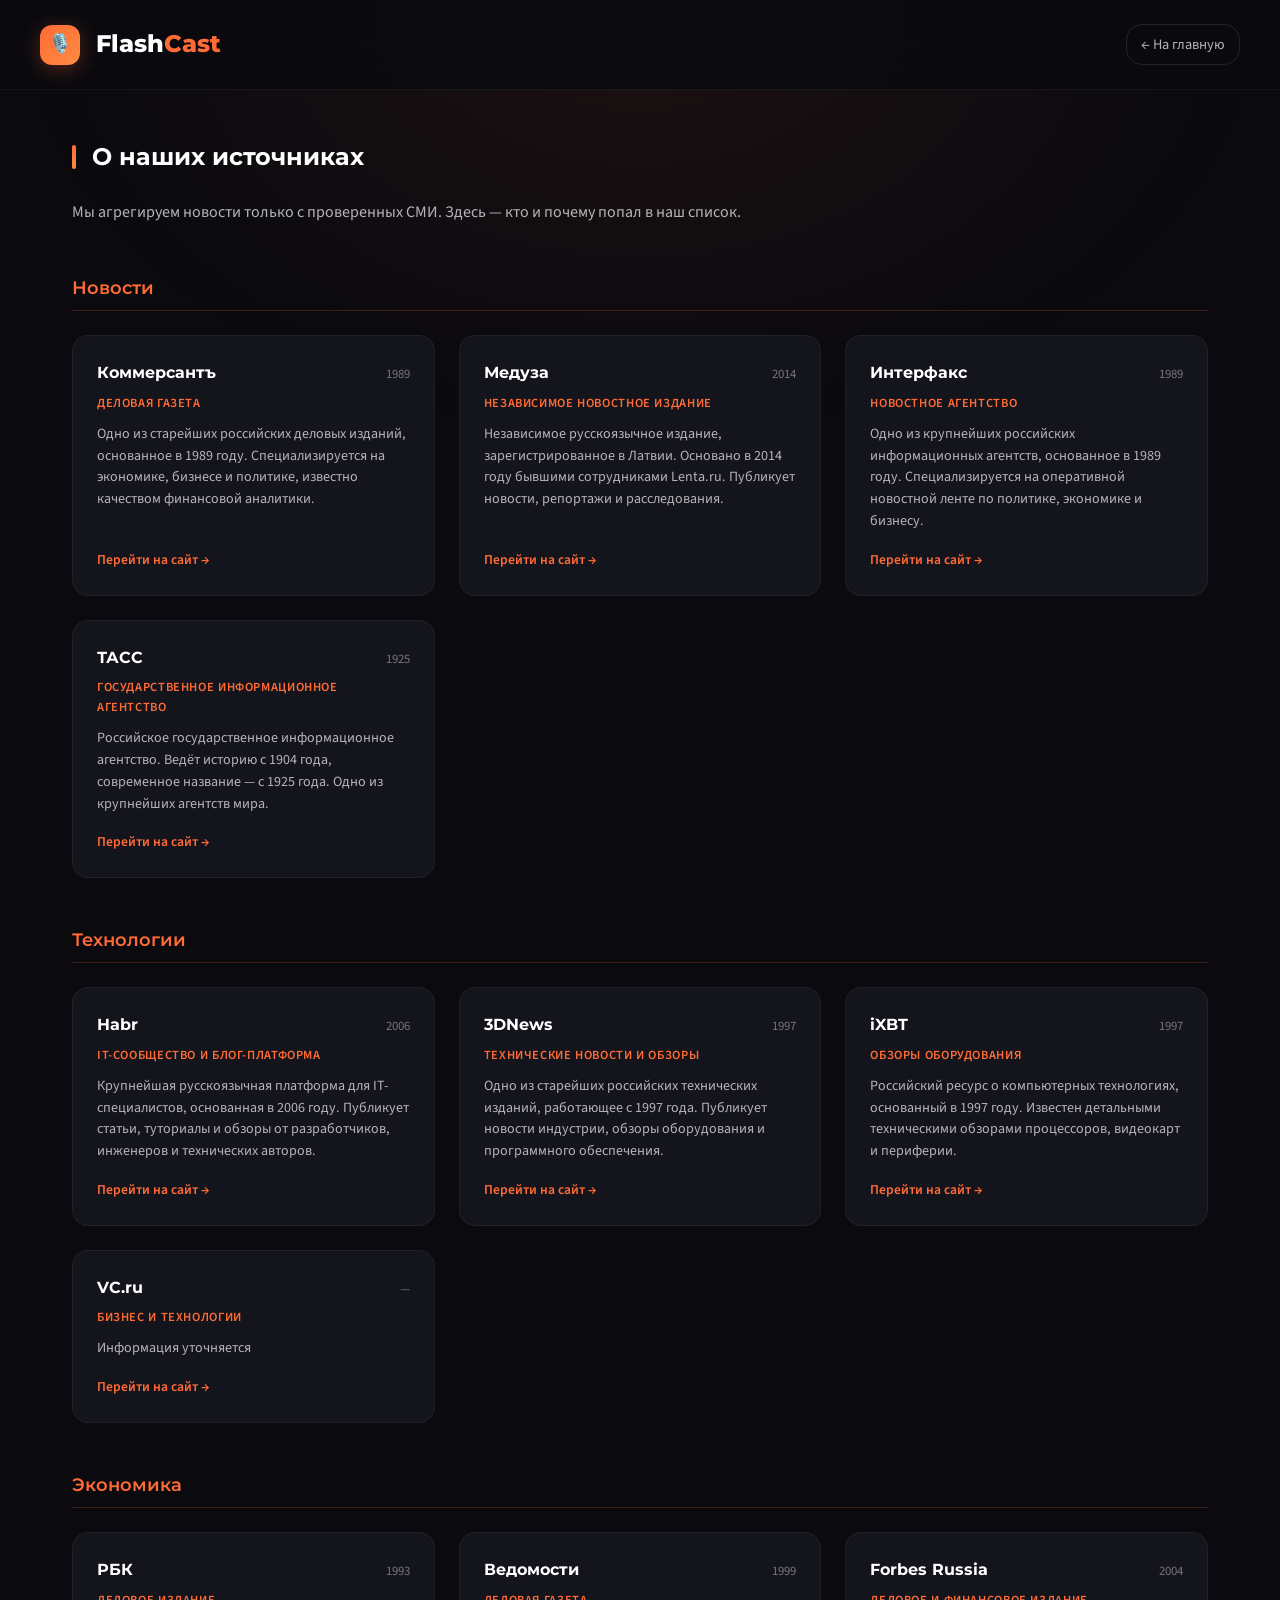
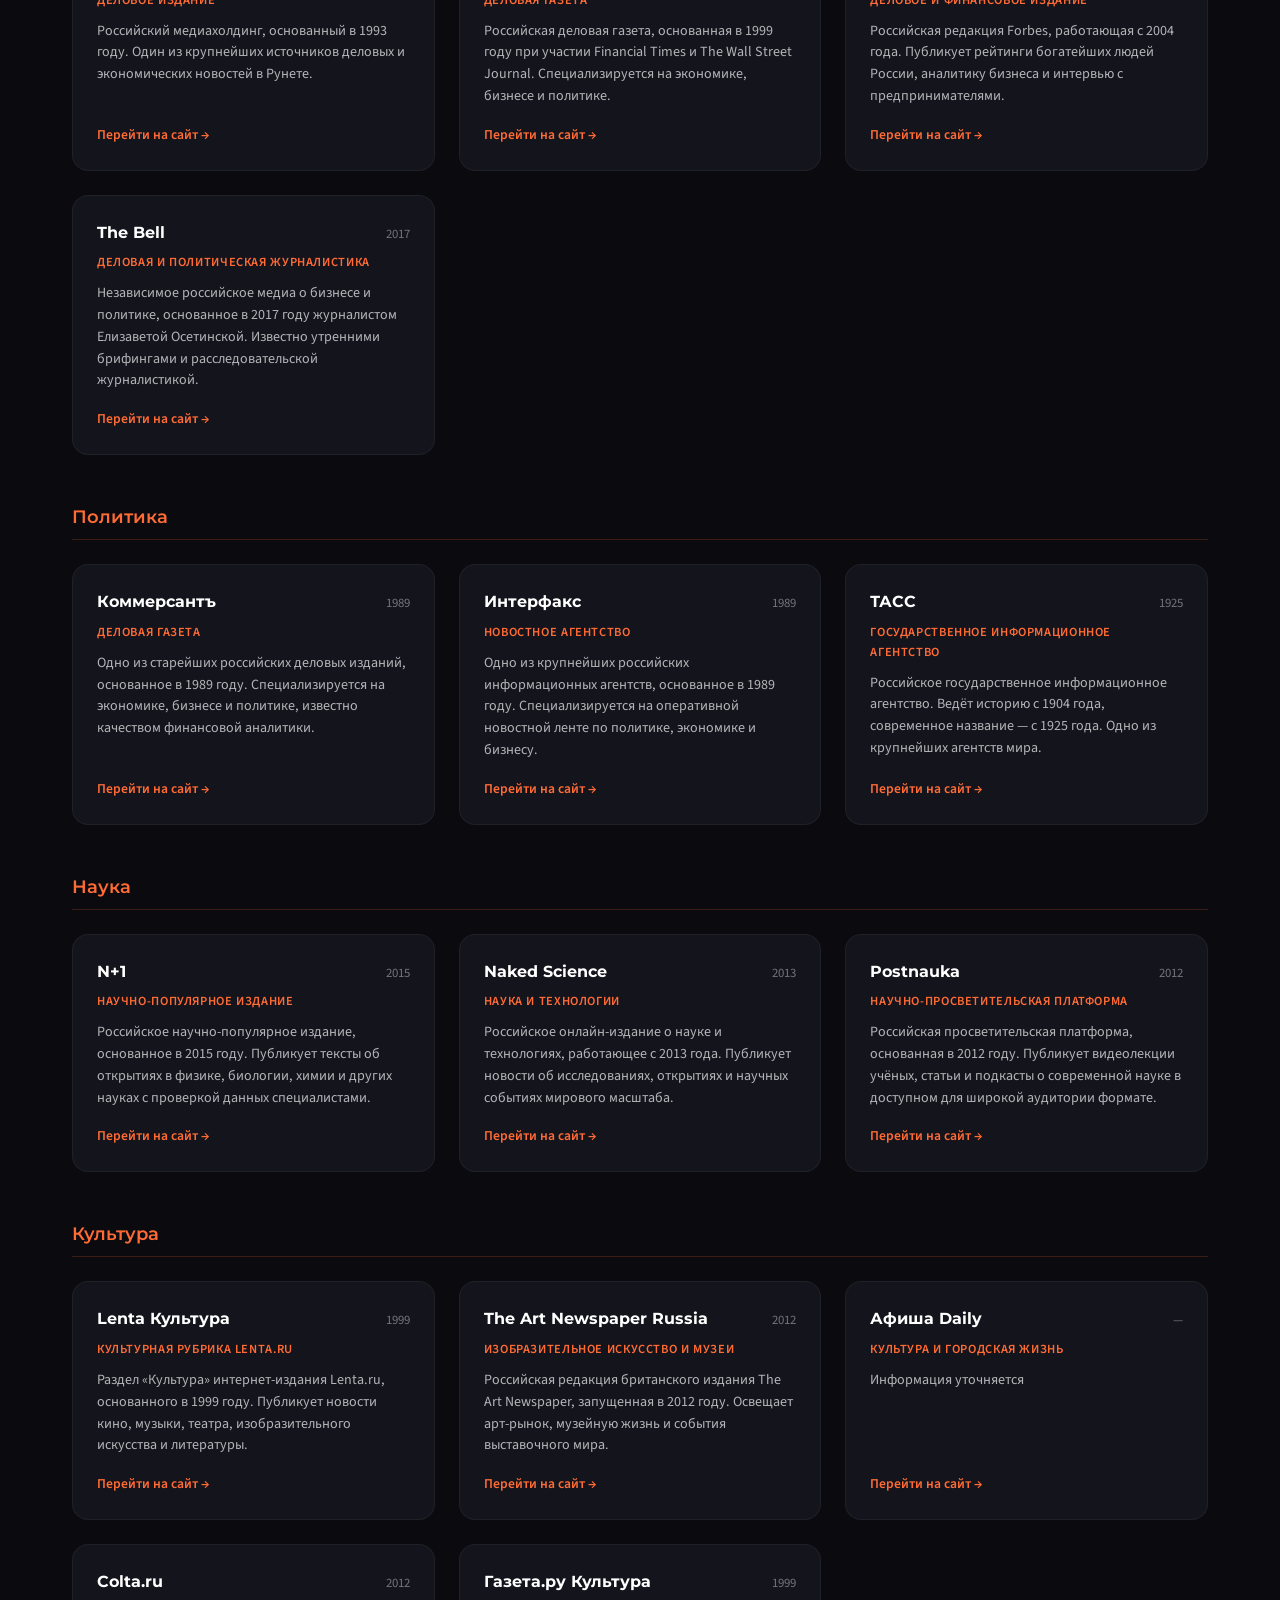
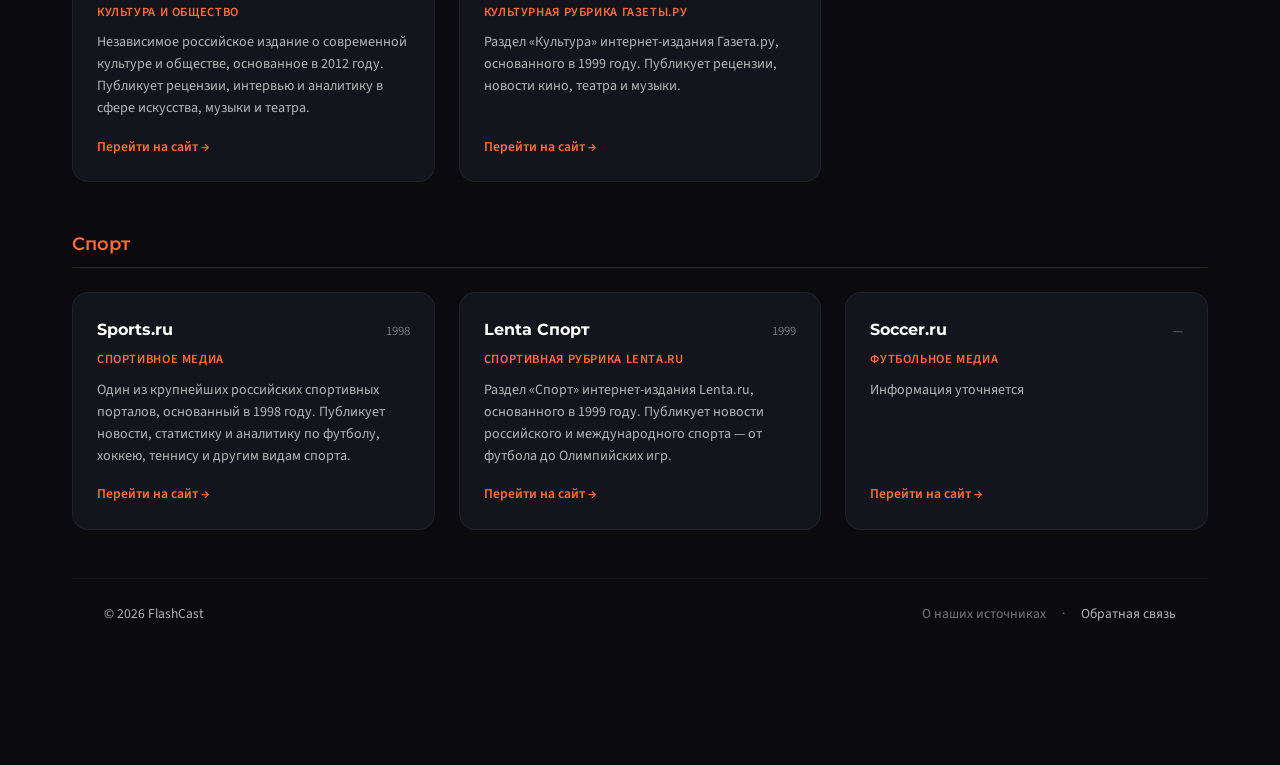
<file: about-sources.html>
<!DOCTYPE html>
<html lang="ru">
<head>
    <meta charset="UTF-8">
    <meta name="viewport" content="width=device-width, initial-scale=1.0, maximum-scale=1.0, user-scalable=no">
    <title>О наших источниках — FlashCast</title>
    <link rel="preconnect" href="https://fonts.googleapis.com">
    <link rel="preconnect" href="https://fonts.gstatic.com" crossorigin>
    <link href="https://fonts.googleapis.com/css2?family=Montserrat:wght@500;600;700;800&family=Source+Sans+3:wght@400;500;600&display=swap" rel="stylesheet">
    <link rel="stylesheet" href="styles.css">
</head>
<body>
    <header class="header">
        <div class="header__container">
            <a href="index.html" class="logo">
                <div class="logo__icon">🎙️</div>
                <div class="logo__text">Flash<span>Cast</span></div>
            </a>
            <a href="index.html" class="about-back-link">← На главную</a>
        </div>
    </header>

    <main class="main">
        <h1 class="section__title">О наших источниках</h1>
        <p class="about-page__subtitle">Мы агрегируем новости только с проверенных СМИ. Здесь — кто и почему попал в наш список.</p>
        <div class="about-groups" id="aboutGroups"></div>
        <div class="about-error" id="aboutError" style="display:none">Не удалось загрузить информацию об источниках</div>

        <footer class="site-footer">
            <div class="site-footer__container">
                <span class="site-footer__copy">© 2026 FlashCast</span>
                <div class="site-footer__links">
                    <span class="site-footer__current">О наших источниках</span>
                    <span class="site-footer__sep">·</span>
                    <a href="https://clck.ru/3Smh9b" target="_blank" rel="noopener" class="site-footer__link">Обратная связь</a>
                </div>
            </div>
        </footer>
    </main>

    <script>
(()=>{const t=localStorage.getItem('flashcast_theme')||'dark';document.documentElement.setAttribute('data-theme',t);})();
function renderGroups(sources, info) {
  let html = '';
  for (const [cat, srcList] of Object.entries(sources.categories)) {
    html += '<section class="about-group"><h2 class="about-group__title">' + cat + '</h2><div class="about-cards">';
    for (const name of srcList) {
      const d = info[name] || {};
      const isTodo = d.TODO === true;
      const year = isTodo ? '—' : (d.founded || '—');
      const desc = isTodo ? 'Информация уточняется' : (d.description || 'Информация уточняется');
      const specialty = d.specialty || '';
      const url = d.url || '';
      html += '<div class="about-source-card">'
        + '<div class="about-source-card__header">'
        + '<span class="about-source-card__name">' + name + '</span>'
        + '<span class="about-source-card__year">' + year + '</span>'
        + '</div>'
        + (specialty ? '<div class="about-source-card__specialty">' + specialty + '</div>' : '')
        + '<p class="about-source-card__desc">' + desc + '</p>'
        + (url ? '<a href="' + url + '" target="_blank" rel="noopener" class="about-source-card__link">Перейти на сайт →</a>' : '')
        + '</div>';
    }
    html += '</div></section>';
  }
  document.getElementById('aboutGroups').innerHTML = html;
}

Promise.all([
  fetch('data/sources.json').then(r => { if (!r.ok) throw new Error(); return r.json(); }),
  fetch('data/sources-info.json').then(r => { if (!r.ok) throw new Error(); return r.json(); })
]).then(([sources, info]) => {
  renderGroups(sources, info);
}).catch(() => {
  document.getElementById('aboutGroups').style.display = 'none';
  document.getElementById('aboutError').style.display = 'block';
});
    </script>
</body>
</html>
</file>
<file: styles.css>
:root,[data-theme="dark"]{--bg-primary:#0a0a0f;--bg-secondary:#14141c;--bg-tertiary:#1d1d28;--bg-player:#0d0d14;--bg-header:rgba(10,10,15,0.9);--accent-primary:#ff6b35;--accent-secondary:#ff8c42;--accent-yellow:#ffcc00;--accent-glow:rgba(255,107,53,0.30);--text-primary:#ffffff;--text-secondary:#b4b4b8;--text-muted:#74747a;--player-text-primary:#ffffff;--player-text-secondary:#b4b4b8;--player-text-muted:#74747a;--player-border:rgba(255,255,255,0.08);--surface-card:var(--bg-secondary);--surface-elev:var(--bg-tertiary);--border-subtle:rgba(255,255,255,0.06);--border-strong:rgba(255,255,255,0.12);--shadow-card:0 1px 0 rgba(255,255,255,.03) inset,0 8px 24px rgba(0,0,0,.45);--shadow-cta:0 8px 28px var(--accent-glow);--field-bg:#1a1a25}
[data-theme="light"]{--bg-primary:#f6f1e8;--bg-secondary:#ffffff;--bg-tertiary:#efe7d8;--bg-player:#1a1612;--bg-header:rgba(246,241,232,0.9);--accent-primary:#ed5a23;--accent-secondary:#ff7a3d;--accent-yellow:#e3a800;--accent-glow:rgba(237,90,35,0.18);--text-primary:#1c1611;--text-secondary:#6b5e4f;--text-muted:#a89a86;--player-text-primary:#ffffff;--player-text-secondary:#c4b8a8;--player-text-muted:#8c8278;--player-border:rgba(255,255,255,0.08);--surface-card:#ffffff;--surface-elev:#fffaf2;--border-subtle:rgba(28,22,17,0.06);--border-strong:rgba(28,22,17,0.12);--shadow-card:0 1px 2px rgba(28,22,17,.04),0 8px 24px rgba(28,22,17,.06);--shadow-cta:0 10px 28px rgba(237,90,35,0.22);--field-bg:#ffffff}
:root{--spacing-xs:0.5rem;--spacing-sm:1rem;--spacing-md:1.5rem;--spacing-lg:2rem;--spacing-xl:3rem;--radius-sm:8px;--radius-md:12px;--radius-lg:16px;--radius-xl:24px;--radius-full:50%;--transition-fast:0.2s ease;--transition-normal:0.3s ease}
*{margin:0;padding:0;box-sizing:border-box}html{scroll-behavior:smooth}body{font-family:'Source Sans 3',sans-serif;background:var(--bg-primary);color:var(--text-primary);min-height:100vh;line-height:1.6;overflow-x:hidden;padding-bottom:68px}body.player-open{overflow:hidden}body::before{content:'';position:fixed;top:0;left:0;right:0;height:50vh;background:radial-gradient(ellipse at top,rgba(255,107,53,0.08) 0%,transparent 70%);pointer-events:none;z-index:0}
.header{position:sticky;top:0;z-index:100;background:var(--bg-header);backdrop-filter:blur(20px);border-bottom:1px solid rgba(255,255,255,0.05);padding:var(--spacing-md) var(--spacing-lg)}.header__container{max-width:1200px;margin:0 auto;display:flex;align-items:center;justify-content:space-between}.logo{display:flex;align-items:center;gap:var(--spacing-sm);text-decoration:none;color:var(--text-primary)}.logo__icon{width:40px;height:40px;background:linear-gradient(135deg,var(--accent-primary),var(--accent-secondary));border-radius:var(--radius-md);display:flex;align-items:center;justify-content:center;font-size:1.2rem;box-shadow:0 4px 20px var(--accent-glow)}.logo__text{font-family:'Montserrat',sans-serif;font-weight:800;font-size:1.5rem}.logo__text span{color:var(--accent-primary)}.header__ai-btn{display:flex;align-items:center;gap:var(--spacing-xs);padding:10px 20px;background:linear-gradient(135deg,var(--accent-primary),var(--accent-secondary));border:none;border-radius:var(--radius-lg);color:#fff;font-family:'Montserrat',sans-serif;font-weight:600;font-size:0.9rem;cursor:pointer;transition:var(--transition-normal);box-shadow:0 4px 15px var(--accent-glow)}.header__ai-btn:hover{transform:translateY(-2px)}
.qr-banner{background:var(--bg-secondary);border:1px solid rgba(255,107,53,0.2);border-radius:var(--radius-lg);padding:1.5rem 2rem;margin-bottom:var(--spacing-lg);display:flex;align-items:center;gap:2rem}.qr-banner__qr{flex-shrink:0;background:#fff;border-radius:var(--radius-md);padding:8px;width:110px;height:110px}.qr-banner__qr img{width:100%;height:100%;display:block;object-fit:contain}.qr-banner__divider{width:1px;height:80px;background:rgba(255,255,255,0.08);flex-shrink:0}.qr-banner__text{flex:1}.qr-banner__title{font-family:'Montserrat',sans-serif;font-weight:700;font-size:1.1rem;margin-bottom:0.4rem;display:flex;align-items:center;gap:0.5rem}.qr-banner__title::before{content:'';display:inline-block;width:4px;height:18px;background:var(--accent-primary);border-radius:2px;flex-shrink:0}.qr-banner__desc{color:var(--text-secondary);font-size:0.9rem;margin-bottom:0.75rem;line-height:1.5}.qr-banner__link{display:inline-flex;align-items:center;gap:6px;color:var(--accent-primary);font-weight:600;font-size:0.95rem;text-decoration:none;transition:var(--transition-fast)}.qr-banner__link:hover{color:var(--accent-secondary);text-decoration:underline}.qr-banner__link svg{flex-shrink:0}
@media(max-width:600px){.qr-banner{flex-wrap:wrap;gap:1rem;padding:1.25rem}.qr-banner__divider{display:none}.qr-banner__qr{width:90px;height:90px}}
.main{max-width:1200px;margin:0 auto;padding:var(--spacing-xl) var(--spacing-lg);position:relative;z-index:1}.section__title{font-family:'Montserrat',sans-serif;font-weight:700;font-size:1.5rem;margin-bottom:var(--spacing-md);display:flex;align-items:center;gap:var(--spacing-sm)}.section__title::before{content:'';width:4px;height:24px;background:linear-gradient(to bottom,var(--accent-primary),var(--accent-secondary));border-radius:2px}
.type-chips{display:flex;gap:var(--spacing-xs);margin-bottom:var(--spacing-sm);flex-wrap:wrap}
.type-chip{padding:8px 16px;background:var(--bg-secondary);border:1px solid rgba(255,255,255,0.08);border-radius:var(--radius-lg);color:var(--text-secondary);font-family:'Source Sans 3',sans-serif;font-size:0.9rem;font-weight:500;cursor:pointer;transition:var(--transition-normal);white-space:nowrap;display:inline-flex;align-items:center}
.type-chip:hover:not(:disabled){border-color:var(--accent-primary);color:var(--text-primary)}
.type-chip.active{background:linear-gradient(135deg,var(--accent-primary),var(--accent-secondary));border-color:transparent;color:#fff;box-shadow:0 4px 15px var(--accent-glow)}
.type-chip--disabled{color:var(--text-muted);border-color:rgba(255,255,255,0.04);cursor:default;opacity:0.7}
.type-chip__soon{display:inline-block;padding:1px 6px;border-radius:8px;background:rgba(255,107,53,0.15);font-size:0.65rem;color:var(--accent-primary);margin-left:6px;font-weight:600}
.filters{display:flex;gap:var(--spacing-xs);margin-bottom:var(--spacing-lg);flex-wrap:wrap}.filter-btn{padding:8px 16px;background:var(--bg-secondary);border:1px solid rgba(255,255,255,0.08);border-radius:var(--radius-lg);color:var(--text-secondary);font-family:'Source Sans 3',sans-serif;font-size:0.9rem;font-weight:500;cursor:pointer;transition:var(--transition-normal);white-space:nowrap}.filter-btn:hover{border-color:var(--accent-primary);color:var(--text-primary)}.filter-btn.active{background:linear-gradient(135deg,var(--accent-primary),var(--accent-secondary));border-color:transparent;color:#fff;box-shadow:0 4px 15px var(--accent-glow)}
.podcasts-grid{display:grid;grid-template-columns:repeat(auto-fill,minmax(280px,1fr));gap:var(--spacing-md)}.podcast-card{background:var(--bg-secondary);border-radius:var(--radius-lg);overflow:hidden;cursor:pointer;transition:var(--transition-normal);border:1px solid rgba(255,255,255,0.05);animation:fadeInUp 0.5s ease forwards;opacity:0}.podcast-card:nth-child(1){animation-delay:0.05s}.podcast-card:nth-child(2){animation-delay:0.1s}.podcast-card:nth-child(3){animation-delay:0.15s}.podcast-card:nth-child(4){animation-delay:0.2s}.podcast-card:nth-child(5){animation-delay:0.25s}.podcast-card:nth-child(6){animation-delay:0.3s}.podcast-card:nth-child(7){animation-delay:0.35s}.podcast-card:nth-child(8){animation-delay:0.4s}@keyframes fadeInUp{from{opacity:0;transform:translateY(20px)}to{opacity:1;transform:translateY(0)}}.podcast-card:hover{transform:translateY(-4px);border-color:rgba(255,107,53,0.3);box-shadow:0 12px 40px rgba(0,0,0,0.4)}.podcast-card--featured{background:linear-gradient(135deg,var(--bg-secondary),var(--bg-tertiary));border:1px solid rgba(255,107,53,0.2)}.podcast-card--featured .podcast-card__tag{background:linear-gradient(135deg,var(--accent-primary),var(--accent-secondary));color:#fff}
.podcast-card__cover{position:relative;aspect-ratio:16/9;overflow:hidden;background:var(--bg-tertiary)}.podcast-card__image{width:100%;height:100%;object-fit:cover;transition:var(--transition-normal)}.podcast-card:hover .podcast-card__image{transform:scale(1.05)}.podcast-card__tag{position:absolute;top:var(--spacing-sm);left:var(--spacing-sm);background:rgba(0,0,0,0.7);backdrop-filter:blur(10px);padding:4px 10px;border-radius:var(--radius-sm);font-size:0.75rem;font-weight:600;text-transform:uppercase;color:var(--accent-secondary)}.podcast-card__duration{position:absolute;bottom:var(--spacing-sm);right:var(--spacing-sm);background:rgba(0,0,0,0.8);padding:4px 8px;border-radius:var(--radius-sm);font-size:0.8rem;color:var(--player-text-primary)}.podcast-card__play{position:absolute;top:50%;left:50%;transform:translate(-50%,-50%) scale(0.8);width:56px;height:56px;background:var(--accent-primary);border-radius:var(--radius-full);display:flex;align-items:center;justify-content:center;opacity:0;transition:var(--transition-normal);box-shadow:0 4px 20px var(--accent-glow)}.podcast-card:hover .podcast-card__play{opacity:1;transform:translate(-50%,-50%) scale(1)}.podcast-card__play svg{margin-left:3px}.podcast-card__info{padding:var(--spacing-md)}.podcast-card__title{font-family:'Montserrat',sans-serif;font-weight:600;font-size:1rem;line-height:1.4;margin-bottom:var(--spacing-xs);display:-webkit-box;-webkit-line-clamp:2;-webkit-box-orient:vertical;overflow:hidden}.podcast-card__meta{display:flex;align-items:center;gap:var(--spacing-sm);color:var(--text-secondary);font-size:0.85rem}
.fullscreen-player{position:fixed;top:0;left:0;right:0;bottom:0;background:var(--bg-player);color:var(--player-text-primary);z-index:2000;display:flex;flex-direction:column;transform:translateY(100%);transition:transform 0.4s cubic-bezier(0.16,1,0.3,1)}.fullscreen-player.active{transform:translateY(0)}.player-bg{position:absolute;top:0;left:0;right:0;bottom:0;background:radial-gradient(ellipse at center top,rgba(255,107,53,0.15) 0%,transparent 60%);pointer-events:none}.player-header{display:flex;align-items:center;justify-content:space-between;padding:var(--spacing-md) var(--spacing-lg);position:relative;z-index:1}.player-header__btn{width:44px;height:44px;background:rgba(255,255,255,0.1);border:none;border-radius:var(--radius-full);color:var(--player-text-primary);cursor:pointer;display:flex;align-items:center;justify-content:center}.player-header__btn:hover{background:rgba(255,255,255,0.2)}.player-header__title{font-family:'Montserrat',sans-serif;font-weight:600;font-size:1rem;color:var(--player-text-secondary)}.player-content{flex:1;display:flex;flex-direction:column;align-items:center;justify-content:center;padding:var(--spacing-lg);position:relative;z-index:1}.player-cover{width:100%;max-width:320px;aspect-ratio:1;border-radius:var(--radius-xl);overflow:hidden;box-shadow:0 20px 60px rgba(0,0,0,0.5);margin-bottom:var(--spacing-xl)}.player-cover__image{width:100%;height:100%;object-fit:cover}.player-track-info{text-align:center;width:100%;max-width:400px;margin-bottom:var(--spacing-lg)}.player-track-info__title{font-family:'Montserrat',sans-serif;font-weight:700;font-size:1.25rem;line-height:1.4;margin-bottom:var(--spacing-xs)}.player-track-info__category{color:var(--player-text-secondary);font-size:1rem}.player-progress{width:100%;max-width:400px;margin-bottom:var(--spacing-lg)}.player-progress__bar{width:100%;height:4px;background:var(--player-border);border-radius:2px;cursor:pointer;margin-bottom:var(--spacing-xs)}.player-progress__fill{height:100%;background:var(--player-text-primary);border-radius:2px;width:0%}.player-progress__time{display:flex;justify-content:space-between;font-size:0.8rem;color:var(--player-text-secondary)}.player-controls{display:flex;align-items:center;justify-content:center;gap:var(--spacing-md);margin-bottom:var(--spacing-lg)}.player-controls__btn{background:none;border:none;color:var(--player-text-primary);cursor:pointer;padding:var(--spacing-sm);border-radius:var(--radius-full);display:flex;align-items:center;justify-content:center}.player-controls__btn:hover{color:var(--accent-primary);transform:scale(1.1)}.player-controls__btn--main{width:72px;height:72px;background:var(--accent-yellow);color:var(--bg-primary);border-radius:var(--radius-full)}.player-controls__btn--main:hover{background:#ffe033;transform:scale(1.05)}.player-controls__btn--main svg{margin-left:3px}.player-actions{display:flex;align-items:center;justify-content:center;gap:var(--spacing-lg)}.player-actions__btn{background:rgba(255,255,255,0.1);border:1px solid rgba(255,255,255,0.1);color:var(--player-text-secondary);cursor:pointer;padding:var(--spacing-sm) var(--spacing-md);border-radius:var(--radius-lg);display:flex;align-items:center;justify-content:center;font-size:0.85rem}.player-actions__btn:hover{background:rgba(255,255,255,0.15);color:var(--player-text-primary)}.player-actions__btn.active{color:var(--accent-primary);border-color:var(--accent-primary)}
.mini-player{position:fixed;bottom:68px;left:0;right:0;background:var(--bg-player);color:var(--player-text-primary);backdrop-filter:blur(20px);border-top:1px solid var(--player-border);padding:var(--spacing-sm) var(--spacing-lg);z-index:1000;transform:translateY(calc(100% + 68px));transition:transform 0.4s cubic-bezier(0.16,1,0.3,1);cursor:pointer}.mini-player.active{transform:translateY(0)}.mini-player__container{max-width:1200px;margin:0 auto;display:flex;align-items:center;gap:var(--spacing-md)}.mini-player__track{display:flex;align-items:center;gap:var(--spacing-sm);flex:1;min-width:0}.mini-player__cover{width:48px;height:48px;border-radius:var(--radius-sm);object-fit:cover}.mini-player__info{overflow:hidden;min-width:0}.mini-player__title{font-weight:600;font-size:0.9rem;white-space:nowrap;overflow:hidden;text-overflow:ellipsis}.mini-player__category{color:var(--player-text-secondary);font-size:0.8rem}.mini-player__btn{background:none;border:none;color:var(--player-text-primary);cursor:pointer;padding:var(--spacing-xs);border-radius:var(--radius-full);display:flex;align-items:center;justify-content:center}.mini-player__btn--main{width:44px;height:44px;background:var(--accent-yellow);color:var(--bg-primary)}.mini-player__progress{position:absolute;top:0;left:0;right:0;height:3px;background:rgba(255,255,255,0.1)}.mini-player__progress-fill{height:100%;background:var(--accent-primary);width:0%}
.ai-chat{position:fixed;bottom:152px;right:20px;width:380px;max-width:calc(100vw - 40px);height:500px;max-height:70vh;background:var(--bg-secondary);border-radius:var(--radius-xl);border:1px solid rgba(255,255,255,0.1);box-shadow:0 20px 60px rgba(0,0,0,0.5);z-index:1500;display:flex;flex-direction:column;transform:translateY(20px) scale(0.95);opacity:0;visibility:hidden;transition:all 0.3s cubic-bezier(0.16,1,0.3,1)}.ai-chat.active{transform:translateY(0) scale(1);opacity:1;visibility:visible}.ai-chat__header{display:flex;align-items:center;justify-content:space-between;padding:var(--spacing-md);border-bottom:1px solid rgba(255,255,255,0.08)}.ai-chat__header-title{display:flex;align-items:center;gap:var(--spacing-xs);font-family:'Montserrat',sans-serif;font-weight:600}.ai-chat__header-title svg{color:var(--accent-primary)}.ai-chat__close{width:32px;height:32px;background:rgba(255,255,255,0.1);border:none;border-radius:var(--radius-full);color:var(--text-secondary);cursor:pointer;display:flex;align-items:center;justify-content:center}.ai-chat__close:hover{background:rgba(255,255,255,0.2);color:var(--text-primary)}.ai-chat__messages{flex:1;overflow-y:auto;padding:var(--spacing-md);display:flex;flex-direction:column;gap:var(--spacing-sm)}.ai-chat__message{max-width:85%;padding:var(--spacing-sm) var(--spacing-md);border-radius:var(--radius-lg);font-size:0.9rem;line-height:1.5}.ai-chat__message--bot{background:var(--bg-tertiary);align-self:flex-start;border-bottom-left-radius:4px}.ai-chat__message--user{background:linear-gradient(135deg,var(--accent-primary),var(--accent-secondary));align-self:flex-end;border-bottom-right-radius:4px}.ai-chat__message--result{background:var(--bg-tertiary);border:1px solid rgba(255,107,53,0.3);cursor:pointer}.ai-chat__message--result:hover{border-color:var(--accent-primary)}.ai-chat__result-title{font-weight:600;margin-bottom:4px}.ai-chat__result-meta{font-size:0.8rem;color:var(--text-secondary)}.ai-chat__input-area{display:flex;gap:var(--spacing-xs);padding:var(--spacing-md);border-top:1px solid rgba(255,255,255,0.08)}.ai-chat__input{flex:1;padding:var(--spacing-sm) var(--spacing-md);background:var(--bg-tertiary);border:1px solid rgba(255,255,255,0.08);border-radius:var(--radius-lg);color:var(--text-primary);font-family:inherit;font-size:0.9rem;outline:none}.ai-chat__input:focus{border-color:var(--accent-primary)}.ai-chat__input::placeholder{color:var(--text-muted)}.ai-chat__send{width:44px;height:44px;background:linear-gradient(135deg,var(--accent-primary),var(--accent-secondary));border:none;border-radius:var(--radius-full);color:#fff;cursor:pointer;display:flex;align-items:center;justify-content:center}.ai-chat__send:hover{transform:scale(1.05)}
@media(max-width:768px){:root{--spacing-lg:1.5rem;--spacing-xl:2rem}.header{padding:var(--spacing-sm) var(--spacing-md)}.header__ai-btn span{display:none}.header__ai-btn{padding:10px}.logo__text{font-size:1.3rem}.main{padding:var(--spacing-lg) var(--spacing-md)}.filters{flex-wrap:nowrap;overflow-x:auto;scrollbar-width:none;margin:0 calc(-1 * var(--spacing-md)) var(--spacing-lg);padding:0 var(--spacing-md)}.filters::-webkit-scrollbar{display:none}.podcasts-grid{grid-template-columns:repeat(2,1fr);gap:var(--spacing-sm)}.podcast-card__info{padding:var(--spacing-sm)}.podcast-card__title{font-size:0.9rem}.ai-chat{bottom:140px;right:10px;left:10px;width:auto;height:60vh}.player-cover{max-width:250px}.player-controls__btn--main{width:64px;height:64px}}@media(max-width:480px){.podcasts-grid{grid-template-columns:1fr}.ai-chat{height:70vh}}.no-results{text-align:center;padding:var(--spacing-xl);color:var(--text-secondary);display:none}.no-results.visible{display:block}
.podcasts-counter{font-size:0.82rem;color:var(--text-secondary);margin-bottom:var(--spacing-sm);min-height:1.2em}
.flow-empty-hint{color:var(--text-secondary);text-align:center;padding:var(--spacing-xl) 0}
.podcast-card__sources{display:block;color:var(--text-secondary);font-size:0.78rem;margin-top:4px;white-space:nowrap;overflow:hidden;text-overflow:ellipsis}
.sources-section{margin-top:var(--spacing-xl);padding-top:var(--spacing-xl);border-top:1px solid rgba(255,255,255,0.06)}
[data-screen="sources"] .sources-section{margin-top:0;border-top:none;padding-top:0}
.sources-section__subtitle{color:var(--text-secondary);font-size:0.9rem;margin-bottom:var(--spacing-md);line-height:1.5}
.sources-section__topbar{display:flex;align-items:center;justify-content:flex-end;gap:var(--spacing-md);margin-bottom:var(--spacing-md);flex-wrap:wrap}
.sources-about-link{color:var(--accent-primary);text-decoration:none;font-size:0.9rem;transition:var(--transition-fast);white-space:nowrap}
.sources-about-link:hover{color:var(--accent-secondary);transform:translateX(2px)}
.sources-enable-all{padding:8px 16px;background:transparent;border:1px solid rgba(255,107,53,0.4);border-radius:var(--radius-lg);color:var(--accent-primary);font-family:'Source Sans 3',sans-serif;font-size:0.9rem;cursor:pointer;transition:var(--transition-fast)}
.sources-enable-all:hover{background:rgba(255,107,53,0.1)}
.sources-groups{display:grid;grid-template-columns:repeat(auto-fill,minmax(260px,1fr));gap:var(--spacing-md)}
.sources-group{background:var(--bg-secondary);border:1px solid rgba(255,255,255,0.05);border-radius:var(--radius-lg);padding:var(--spacing-md)}
.sources-group__title{font-family:'Montserrat',sans-serif;font-weight:600;font-size:0.8rem;text-transform:uppercase;color:var(--text-secondary);letter-spacing:0.06em;margin-bottom:var(--spacing-sm)}
.sources-group__list{display:flex;flex-direction:column;gap:0}
.source-row{display:flex;align-items:center;justify-content:space-between;padding:9px 0;border-bottom:1px solid rgba(255,255,255,0.04)}
.source-row:last-child{border-bottom:none}
.source-row__name{font-size:0.92rem;color:var(--text-primary)}
.source-toggle{position:relative;display:inline-block;width:44px;height:24px;flex-shrink:0}
.source-toggle input{opacity:0;width:0;height:0;position:absolute}
.source-toggle__slider{position:absolute;cursor:pointer;inset:0;background:var(--bg-primary);border:1.5px solid rgba(255,255,255,0.15);border-radius:12px;transition:var(--transition-normal)}
.source-toggle__slider::before{content:'';position:absolute;width:16px;height:16px;left:3px;top:3px;background:#606070;border-radius:50%;transition:var(--transition-normal)}
.source-toggle input:checked+.source-toggle__slider{background:var(--accent-primary);border-color:var(--accent-primary)}
.source-toggle input:checked+.source-toggle__slider::before{background:#fff;transform:translateX(20px)}
@media(max-width:600px){.sources-groups{grid-template-columns:1fr}.sources-section__topbar{flex-direction:column;align-items:flex-end}.site-footer__container{flex-direction:column;align-items:flex-start;gap:var(--spacing-sm)}.about-cards{display:flex;flex-direction:row;overflow-x:auto;scroll-snap-type:x mandatory;padding-right:40px;scrollbar-width:thin;scrollbar-color:rgba(255,255,255,0.15) transparent}.about-cards::-webkit-scrollbar{height:4px}.about-cards::-webkit-scrollbar-track{background:transparent}.about-cards::-webkit-scrollbar-thumb{background:rgba(255,255,255,0.15);border-radius:2px}.about-source-card{width:280px;flex-shrink:0;scroll-snap-align:start}}
.site-footer{border-top:1px solid var(--bg-secondary);padding:var(--spacing-md) var(--spacing-lg);margin-top:var(--spacing-xl)}
.site-footer__container{max-width:1200px;margin:0 auto;display:flex;align-items:center;justify-content:space-between;gap:var(--spacing-md);flex-wrap:wrap}
.site-footer__copy{color:var(--text-secondary);font-size:0.85rem}
.site-footer__links{display:flex;align-items:center;gap:var(--spacing-sm)}
.site-footer__link{color:var(--text-secondary);font-size:0.85rem;text-decoration:none;transition:var(--transition-fast)}
.site-footer__link:hover{color:var(--text-primary)}
.site-footer__sep{color:var(--text-muted);font-size:0.85rem}
.site-footer__current{color:var(--text-muted);font-size:0.85rem}
.about-back-link{display:inline-flex;align-items:center;gap:6px;color:var(--text-secondary);text-decoration:none;font-size:0.9rem;padding:8px 14px;border:1px solid rgba(255,255,255,0.1);border-radius:var(--radius-lg);transition:var(--transition-fast)}
.about-back-link:hover{color:var(--text-primary);border-color:rgba(255,255,255,0.2)}
.about-page__subtitle{color:var(--text-secondary);font-size:1rem;margin-bottom:var(--spacing-xl);line-height:1.6;max-width:700px}
.about-groups{display:flex;flex-direction:column;gap:var(--spacing-xl)}
.about-group__title{font-family:'Montserrat',sans-serif;font-weight:600;font-size:1.1rem;color:var(--accent-primary);margin-bottom:var(--spacing-md);padding-bottom:var(--spacing-xs);border-bottom:1px solid rgba(255,107,53,0.2)}
.about-cards{display:grid;grid-template-columns:repeat(3,1fr);gap:var(--spacing-md)}
.about-source-card{background:var(--bg-secondary);border:1px solid rgba(255,255,255,0.05);border-radius:var(--radius-lg);padding:var(--spacing-md);display:flex;flex-direction:column;gap:var(--spacing-xs);transition:var(--transition-normal)}
.about-source-card:hover{border-color:rgba(255,107,53,0.2)}
.about-source-card__header{display:flex;align-items:baseline;justify-content:space-between;gap:var(--spacing-sm)}
.about-source-card__name{font-family:'Montserrat',sans-serif;font-weight:700;font-size:1rem;color:var(--text-primary)}
.about-source-card__year{font-size:0.8rem;color:var(--text-muted);flex-shrink:0}
.about-source-card__specialty{font-size:0.78rem;font-weight:600;text-transform:uppercase;letter-spacing:0.05em;color:var(--accent-primary);margin-bottom:2px}
.about-source-card__desc{font-size:0.88rem;color:var(--text-secondary);line-height:1.55;flex:1}
.about-source-card__link{display:inline-flex;align-items:center;gap:4px;color:var(--accent-primary);font-size:0.85rem;text-decoration:none;font-weight:600;margin-top:var(--spacing-xs);transition:var(--transition-fast);width:fit-content}
.about-source-card__link:hover{color:var(--accent-secondary);transform:translateX(2px)}
.about-error{text-align:center;padding:var(--spacing-xl);color:var(--text-secondary)}
@media(max-width:768px){.about-cards{grid-template-columns:repeat(2,1fr)}}
.screen{display:none}
.screen--active{display:block}
.bottom-nav{position:fixed;bottom:0;left:0;right:0;height:68px;background:var(--bg-secondary);border-top:1px solid rgba(255,255,255,0.08);display:flex;align-items:stretch;z-index:900;backdrop-filter:blur(20px)}
.bottom-nav__btn{flex:1;display:flex;flex-direction:column;align-items:center;justify-content:center;gap:4px;background:none;border:none;color:var(--text-secondary);cursor:pointer;font-family:'Source Sans 3',sans-serif;font-size:0.68rem;font-weight:500;transition:color var(--transition-fast);padding:8px 4px;-webkit-tap-highlight-color:transparent}
.bottom-nav__btn:hover{color:var(--text-primary)}
.bottom-nav__btn.active{color:var(--accent-primary)}
.bottom-nav__icon{width:22px;height:22px;flex-shrink:0}
.screen-placeholder{display:flex;flex-direction:column;align-items:center;justify-content:center;text-align:center;padding:var(--spacing-xl) var(--spacing-lg);gap:var(--spacing-md);min-height:40vh}
.screen-placeholder__icon{color:var(--text-muted);opacity:0.5}
.screen-placeholder__text{color:var(--text-secondary);font-size:1rem;line-height:1.6;max-width:420px}
.assistant-open-btn{display:inline-flex;align-items:center;gap:var(--spacing-xs);padding:14px 28px;background:linear-gradient(135deg,var(--accent-primary),var(--accent-secondary));border:none;border-radius:var(--radius-lg);color:#fff;font-family:'Montserrat',sans-serif;font-weight:600;font-size:1rem;cursor:pointer;transition:var(--transition-normal);box-shadow:0 4px 20px var(--accent-glow);margin-top:var(--spacing-sm)}
.assistant-open-btn:hover{transform:translateY(-2px);box-shadow:0 8px 30px var(--accent-glow)}
.flow-now-playing{display:flex;gap:var(--spacing-md);background:var(--bg-secondary);border:1px solid rgba(255,255,255,0.05);border-radius:var(--radius-lg);padding:var(--spacing-md);margin-bottom:var(--spacing-lg);cursor:pointer;transition:var(--transition-normal)}
.flow-now-playing:hover{border-color:rgba(255,107,53,0.2)}
.flow-now-playing__cover{width:120px;height:120px;flex-shrink:0;border-radius:var(--radius-md);object-fit:cover}
.flow-now-playing__body{flex:1;min-width:0;display:flex;flex-direction:column;gap:6px}
.flow-now-playing__title{font-family:'Montserrat',sans-serif;font-weight:700;font-size:1rem;line-height:1.3;white-space:nowrap;overflow:hidden;text-overflow:ellipsis}
.flow-now-playing__category{font-size:0.85rem;color:var(--text-secondary)}
.flow-now-playing__sources{font-size:0.78rem;color:var(--text-muted);white-space:nowrap;overflow:hidden;text-overflow:ellipsis}
.flow-progress{height:4px;background:rgba(255,255,255,0.15);border-radius:2px;cursor:pointer;margin:4px 0}
.flow-progress__fill{height:100%;background:var(--accent-primary);border-radius:2px;width:0%}
.flow-progress__time{display:flex;justify-content:space-between;font-size:0.75rem;color:var(--text-secondary)}
.flow-controls{display:flex;align-items:center;justify-content:center;gap:var(--spacing-md);margin-top:4px}
.flow-controls__btn{background:none;border:none;color:var(--text-primary);cursor:pointer;padding:6px;border-radius:var(--radius-full);display:flex;align-items:center;justify-content:center;transition:var(--transition-fast)}
.flow-controls__btn:hover{color:var(--accent-primary)}
.flow-controls__btn--main{width:48px;height:48px;background:var(--accent-yellow);color:var(--bg-primary);border-radius:var(--radius-full)}
.flow-controls__btn--main svg{margin-left:2px}
.flow-controls__btn--main:hover{background:#ffe033;color:var(--bg-primary)}
.flow-queue-section{margin-top:var(--spacing-lg)}
.flow-queue__header{display:flex;align-items:center;justify-content:space-between;margin-bottom:var(--spacing-sm)}
.flow-queue__title{font-family:'Montserrat',sans-serif;font-weight:600;font-size:0.85rem;text-transform:uppercase;letter-spacing:0.06em;color:var(--text-secondary)}
.flow-queue__clear{padding:5px 12px;background:transparent;border:1px solid rgba(255,255,255,0.15);border-radius:var(--radius-lg);color:var(--text-secondary);font-family:'Source Sans 3',sans-serif;font-size:0.82rem;cursor:pointer;transition:var(--transition-fast)}
.flow-queue__clear:hover{border-color:rgba(255,107,53,0.4);color:var(--accent-primary)}
.flow-queue-item{display:flex;align-items:center;gap:var(--spacing-sm);padding:var(--spacing-xs) 0;border-bottom:1px solid rgba(255,255,255,0.04)}
.flow-queue-item:last-child{border-bottom:none}
.flow-queue-item__cover{width:44px;height:44px;border-radius:var(--radius-sm);object-fit:cover;flex-shrink:0}
.flow-queue-item__info{flex:1;min-width:0}
.flow-queue-item__title{display:block;font-size:0.9rem;font-weight:500;white-space:nowrap;overflow:hidden;text-overflow:ellipsis}
.flow-queue-item__duration{display:block;font-size:0.78rem;color:var(--text-secondary)}
.flow-queue-item__remove{background:none;border:none;color:var(--text-muted);cursor:pointer;font-size:1.1rem;line-height:1;padding:4px 8px;flex-shrink:0;transition:var(--transition-fast)}
.flow-queue-item__remove:hover{color:var(--accent-primary)}
.card-queue-btn{display:inline-flex;align-items:center;gap:4px;margin-top:var(--spacing-xs);padding:5px 12px;background:transparent;border:1px solid rgba(255,255,255,0.15);border-radius:var(--radius-lg);color:var(--text-secondary);font-family:'Source Sans 3',sans-serif;font-size:0.8rem;cursor:pointer;transition:var(--transition-fast);white-space:nowrap}
.card-queue-btn:hover{border-color:var(--accent-primary);color:var(--accent-primary)}
.card-queue-btn--active{border-color:var(--accent-primary);color:var(--accent-primary);background:rgba(255,107,53,0.08)}
@media(max-width:600px){.flow-now-playing{flex-direction:column}.flow-now-playing__cover{width:100%;height:180px}}
.profile-auth{max-width:400px;margin:var(--spacing-lg) auto 0}
.profile-tabs{display:flex;border-bottom:1px solid rgba(255,255,255,0.08);margin-bottom:var(--spacing-md)}
.profile-tab{flex:1;padding:var(--spacing-sm);background:none;border:none;border-bottom:2px solid transparent;margin-bottom:-1px;color:var(--text-secondary);font-family:'Source Sans 3',sans-serif;font-size:1rem;font-weight:500;cursor:pointer;transition:var(--transition-fast)}
.profile-tab.active{color:var(--accent-primary);border-bottom-color:var(--accent-primary)}
.profile-form-wrap{display:flex;flex-direction:column;gap:var(--spacing-sm)}
.profile-input{width:100%;padding:12px 16px;background:var(--bg-secondary);border:1px solid rgba(255,255,255,0.08);border-radius:var(--radius-md);color:var(--text-primary);font-family:'Source Sans 3',sans-serif;font-size:1rem;outline:none;transition:border-color var(--transition-fast)}
.profile-input:focus{border-color:var(--accent-primary)}
.profile-input::placeholder{color:var(--text-muted)}
.profile-form__error{color:#ff5555;font-size:0.85rem;min-height:1.25em}
.profile-form__success{color:#55cc88;font-size:0.85rem;min-height:1.25em}
.profile-submit-btn{width:100%;padding:14px;background:linear-gradient(135deg,var(--accent-primary),var(--accent-secondary));border:none;border-radius:var(--radius-md);color:#fff;font-family:'Montserrat',sans-serif;font-weight:600;font-size:1rem;cursor:pointer;transition:var(--transition-normal);margin-top:var(--spacing-xs)}
.profile-submit-btn:hover{transform:translateY(-2px);box-shadow:0 4px 15px var(--accent-glow)}
.profile-submit-btn:disabled{opacity:0.6;cursor:not-allowed;transform:none!important}
.profile-user{max-width:400px;margin:var(--spacing-lg) auto 0;display:flex;flex-direction:column;align-items:center;gap:var(--spacing-md)}
.profile-avatar{width:80px;height:80px;background:linear-gradient(135deg,var(--accent-primary),var(--accent-secondary));border-radius:var(--radius-full);display:flex;align-items:center;justify-content:center;font-family:'Montserrat',sans-serif;font-weight:800;font-size:2rem;color:#fff;box-shadow:0 4px 20px var(--accent-glow)}
.profile-nickname{font-family:'Montserrat',sans-serif;font-weight:700;font-size:1.4rem}
.profile-badge{background:var(--bg-secondary);border:1px solid rgba(255,255,255,0.1);border-radius:var(--radius-lg);padding:4px 14px;font-size:0.8rem;font-weight:600;color:var(--text-secondary);text-transform:uppercase;letter-spacing:0.05em}
.profile-stats{display:grid;grid-template-columns:repeat(3,1fr);gap:var(--spacing-sm);width:100%;margin-top:var(--spacing-xs)}
.profile-stat{background:var(--bg-secondary);border:1px solid rgba(255,255,255,0.05);border-radius:var(--radius-md);padding:var(--spacing-md) var(--spacing-sm);display:flex;flex-direction:column;align-items:center;gap:4px;text-align:center}
.profile-stat__value{font-family:'Montserrat',sans-serif;font-weight:700;font-size:1.5rem;color:var(--accent-primary)}
.profile-stat__label{font-size:0.75rem;color:var(--text-secondary);line-height:1.3}
.profile-signout-btn{background:none;border:1px solid rgba(255,255,255,0.15);border-radius:var(--radius-md);color:var(--text-secondary);padding:10px 32px;font-family:'Source Sans 3',sans-serif;font-size:0.95rem;cursor:pointer;transition:var(--transition-fast)}
.profile-signout-btn:hover{border-color:rgba(255,255,255,0.3);color:var(--text-primary)}
.profile-settings{max-width:400px;margin:var(--spacing-sm) auto var(--spacing-md);background:var(--bg-secondary);border:1px solid var(--border-subtle);border-radius:var(--radius-lg);padding:var(--spacing-md)}.profile-settings__title{font-family:'Montserrat',sans-serif;font-weight:600;font-size:0.8rem;text-transform:uppercase;color:var(--text-secondary);letter-spacing:0.06em;margin-bottom:var(--spacing-sm)}
body,.header,.bottom-nav,.filter-btn,.type-chip,.podcast-card,.sources-group,.source-toggle__slider,.profile-input,.profile-stat,.profile-badge,.profile-settings,.ai-chat,.qr-banner,.flow-now-playing,.about-source-card{transition:background-color var(--transition-normal),color var(--transition-normal),border-color var(--transition-normal)}
</file>
